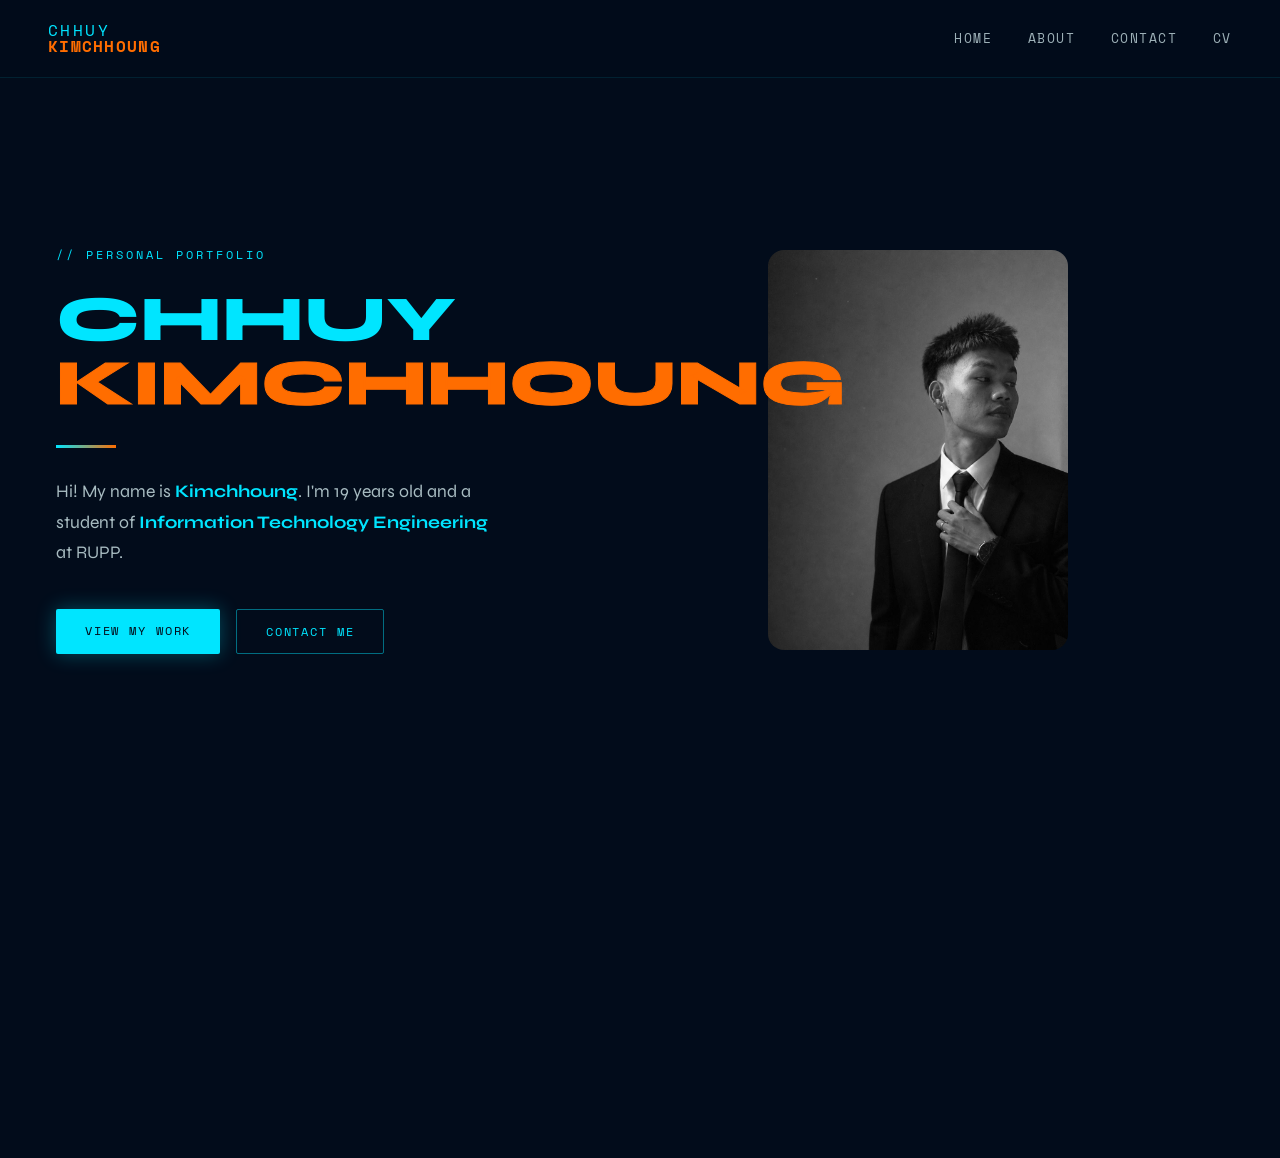
<file: index.html>
<!DOCTYPE html>
<html lang="en">
<head>
  <meta charset="UTF-8" />
  <meta name="viewport" content="width=device-width, initial-scale=1.0"/>
  <title>Chhuy Kimchhoung – Portfolio</title>
  <link href="https://fonts.googleapis.com/css2?family=Space+Mono:wght@400;700&family=Syne:wght@400;700;800&display=swap" rel="stylesheet"/>
   <link rel="stylesheet" href="style.css">
</head>
<body>

  <!-- DECORATION -->
  <!-- <div class="deco-ring"></div> -->

  <!-- NAVBAR -->
  <nav>
    <div class="nav-logo">
      <span class="first">CHHUY</span>
      <span class="last">KIMCHHOUNG</span>
    </div>
    <ul class="nav-links">
      <li><a href="#">Home</a></li>
      <li><a href="#">About</a></li>
      <li><a href="contact.html">Contact</a></li>
      <li><a href="cv.html">CV</a></li>
    </ul>
  </nav>
   
  <!-- HERO -->
  <section class="hero">
    
    <div class="hero-inner">
      
      <p class="hero-tag">// Personal Portfolio</p>
      <h1 class="hero-name">
        <span class="first">CHHUY</span>
        <span class="last">KIMCHHOUNG</span>
      </h1>
      <div class="hero-divider"></div>
      <p class="hero-bio">
        Hi! My name is <strong>Kimchhoung</strong>. I'm 19 years old and a student
        of <strong>Information Technology Engineering</strong> at RUPP.
      </p>
      <div class="hero-cta">
        <a href="https://github.com/kimhung3250-eng" class="btn btn-primary">View My Work</a>
        <a href="contact.html" class="btn btn-outline">Contact Me</a>
      </div>
    </div>
    <div class="hero-img-box">
     <img  src="image/photo_2026-05-25_15-03-01.jpg" alt="">
    </div>
  </section>

 
 
 
 
 
 
 
 
 
 
 
 
 
 
 
 
 
 
 
 
 
 
 
 
 
 
 
 
  <!-- CARDS -->
  <div class="cards">
    <div class="card">
      <div class="card-icon">🎓</div>
      <h3>Education</h3>
      <p>IT Engineering student at Royal University of Phnom Penh (RUPP), Cambodia.</p>
    </div>
    <div class="card">
      <div class="card-icon">💻</div>
      <h3>Interests</h3>
      <p>Web development, software engineering, and building creative digital experiences.</p>
    </div>
    <div class="card">
      <div class="card-icon">📬</div>
      <h3>Get In Touch</h3>
      <p>Open to collaboration, internships, and interesting projects. Feel free to reach out!</p>
    </div>
  </div>

</body>
  

</html>
</file>
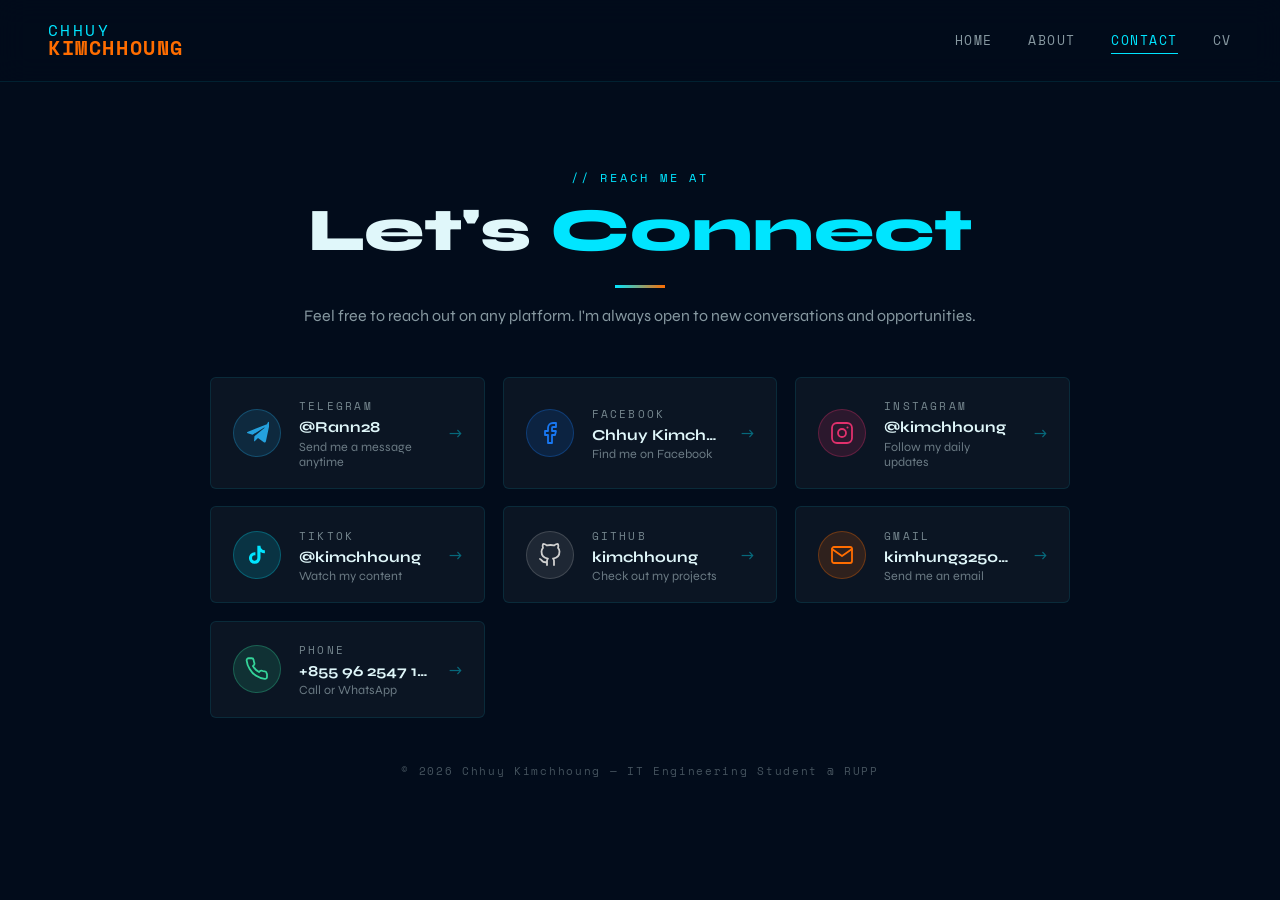
<file: contact.html>
<!DOCTYPE html>
<html lang="en">
<head>
  <meta charset="UTF-8"/>
  <meta name="viewport" content="width=device-width, initial-scale=1.0"/>
  <title>Contact – Kimchhoung</title>
  <link href="https://fonts.googleapis.com/css2?family=Space+Mono:wght@400;700&family=Syne:wght@400;700;800&display=swap" rel="stylesheet"/>
  <link rel="stylesheet" href="contact.css">
</head>
<body>

  <nav>
    <div class="nav-logo">
      <span class="first">CHHUY</span>
      <span class="last">KIMCHHOUNG</span>
    </div>
    <ul class="nav-links">
      <li><a href="index.html">Home</a></li>
      <li><a href="#">About</a></li>
      <li><a href="#" class="active">Contact</a></li>
      <li><a href="cv.html">CV</a></li>
    </ul>
  </nav>

  <main class="page">

    <div class="page-header">
      <p class="page-tag">// Reach me at</p>
      <h1 class="page-title">Let's <span>Connect</span></h1>
      <div class="divider"></div>
      <p class="page-sub">Feel free to reach out on any platform. I'm always open to new conversations and opportunities.</p>
    </div>

    <div class="contact-grid">

      <!-- Telegram -->
      <a class="contact-card" href="https://t.me/yourhandle" target="_blank" rel="noopener">
        <div class="card-icon ic-telegram">
          <svg width="24" height="24" viewBox="0 0 24 24" fill="none" xmlns="http://www.w3.org/2000/svg">
            <path d="M21.93 3.24L2.96 10.67c-1.32.53-1.31 1.27-.24 1.6l4.85 1.51 11.23-7.08c.53-.32 1.02-.15.62.21L9.43 15.2l-.4 5.12c.58 0 .84-.27 1.17-.59l2.8-2.73 5.82 4.3c1.07.59 1.84.29 2.11-.99l3.82-18c.39-1.56-.6-2.26-1.84-1.07z" fill="#24A1DE"/>
          </svg>
        </div>
        <div class="card-body">
          <div class="card-platform">Telegram</div>
          <div class="card-handle">@Rann28</div>
          <div class="card-desc">Send me a message anytime</div>
        </div>
        <span class="card-arrow">→</span>
      </a>

      <!-- Facebook -->
      <a class="contact-card" href="https://web.facebook.com/RANNz28/" target="_blank" rel="noopener">
        <div class="card-icon ic-facebook">
          <svg width="24" height="24" viewBox="0 0 24 24" fill="none" xmlns="http://www.w3.org/2000/svg">
            <path d="M18 2h-3a5 5 0 0 0-5 5v3H7v4h3v8h4v-8h3l1-4h-4V7a1 1 0 0 1 1-1h3z" stroke="#1877F2" stroke-width="1.8" stroke-linecap="round" stroke-linejoin="round"/>
          </svg>
        </div>
        <div class="card-body">
          <div class="card-platform">Facebook</div>
          <div class="card-handle">Chhuy Kimchhoung</div>
          <div class="card-desc">Find me on Facebook</div>
        </div>
        <span class="card-arrow">→</span>
      </a>

      <!-- Instagram -->
      <a class="contact-card" href="https://www.instagram.com/chhoung28/" target="_blank" rel="noopener">
        <div class="card-icon ic-instagram">
          <svg width="24" height="24" viewBox="0 0 24 24" fill="none" xmlns="http://www.w3.org/2000/svg">
            <rect x="2" y="2" width="20" height="20" rx="5" stroke="#E1306C" stroke-width="1.8"/>
            <circle cx="12" cy="12" r="4" stroke="#E1306C" stroke-width="1.8"/>
            <circle cx="17.5" cy="6.5" r="1" fill="#E1306C"/>
          </svg>
        </div>
        <div class="card-body">
          <div class="card-platform">Instagram</div>
          <div class="card-handle">@kimchhoung</div>
          <div class="card-desc">Follow my daily updates</div>
        </div>
        <span class="card-arrow">→</span>
      </a>

      <!-- TikTok -->
      <a class="contact-card" href="https://www.tiktok.com/@jay_28aa" target="_blank" rel="noopener">
        <div class="card-icon ic-tiktok">
          <svg width="22" height="22" viewBox="0 0 24 24" fill="none" xmlns="http://www.w3.org/2000/svg">
            <path d="M19.59 6.69a4.83 4.83 0 0 1-3.77-4.25V2h-3.45v13.67a2.89 2.89 0 0 1-2.88 2.5 2.89 2.89 0 0 1-2.89-2.89 2.89 2.89 0 0 1 2.89-2.89c.28 0 .54.04.79.1V9.01a6.32 6.32 0 0 0-.79-.05 6.34 6.34 0 0 0-6.34 6.34 6.34 6.34 0 0 0 6.34 6.34 6.34 6.34 0 0 0 6.33-6.34V8.69a8.18 8.18 0 0 0 4.78 1.52V6.78a4.85 4.85 0 0 1-1.01-.09z" fill="#00e5ff"/>
          </svg>
        </div>
        <div class="card-body">
          <div class="card-platform">TikTok</div>
          <div class="card-handle">@kimchhoung</div>
          <div class="card-desc">Watch my content</div>
        </div>
        <span class="card-arrow">→</span>
      </a>

      <!-- GitHub -->
      <a class="contact-card" href="https://github.com/kimhung3250-eng/rann" target="_blank" rel="noopener">
        <div class="card-icon ic-github">
          <svg width="24" height="24" viewBox="0 0 24 24" fill="none" xmlns="http://www.w3.org/2000/svg">
            <path d="M9 19c-5 1.5-5-2.5-7-3m14 6v-3.87a3.37 3.37 0 0 0-.94-2.61c3.14-.35 6.44-1.54 6.44-7A5.44 5.44 0 0 0 20 4.77 5.07 5.07 0 0 0 19.91 1S18.73.65 16 2.48a13.38 13.38 0 0 0-7 0C6.27.65 5.09 1 5.09 1A5.07 5.07 0 0 0 5 4.77a5.44 5.44 0 0 0-1.5 3.78c0 5.42 3.3 6.61 6.44 7A3.37 3.37 0 0 0 9 18.13V22" stroke="#d0d0d0" stroke-width="1.8" stroke-linecap="round" stroke-linejoin="round"/>
          </svg>
        </div>
        <div class="card-body">
          <div class="card-platform">GitHub</div>
          <div class="card-handle">kimchhoung</div>
          <div class="card-desc">Check out my projects</div>
        </div>
        <span class="card-arrow">→</span>
      </a>

      

      <!-- Email -->
      <a class="contact-card" href="mailto:kimhung3250@gmail.com">
        <div class="card-icon ic-email">
          <svg width="24" height="24" viewBox="0 0 24 24" fill="none" xmlns="http://www.w3.org/2000/svg">
            <path d="M4 4h16c1.1 0 2 .9 2 2v12c0 1.1-.9 2-2 2H4c-1.1 0-2-.9-2-2V6c0-1.1.9-2 2-2z" stroke="#ff6d00" stroke-width="1.8" stroke-linecap="round" stroke-linejoin="round"/>
            <polyline points="22,6 12,13 2,6" stroke="#ff6d00" stroke-width="1.8" stroke-linecap="round" stroke-linejoin="round"/>
          </svg>
        </div>
        <div class="card-body">
          <div class="card-platform">Gmail</div>
          <div class="card-handle">kimhung3250@email.com</div>
          <div class="card-desc">Send me an email</div>
        </div>
        <span class="card-arrow">→</span>
      </a>

      <!-- Phone -->
      <a class="contact-card" href="tel:+85512345678">
        <div class="card-icon ic-phone">
          <svg width="24" height="24" viewBox="0 0 24 24" fill="none" xmlns="http://www.w3.org/2000/svg">
            <path d="M22 16.92v3a2 2 0 0 1-2.18 2 19.79 19.79 0 0 1-8.63-3.07A19.5 19.5 0 0 1 4.69 12a19.79 19.79 0 0 1-3.07-8.67A2 2 0 0 1 3.6 1.27h3a2 2 0 0 1 2 1.72c.13 1 .36 1.97.71 2.91a2 2 0 0 1-.45 2.11L7.91 9a16 16 0 0 0 6.09 6.09l.91-.91a2 2 0 0 1 2.11-.45c.94.35 1.91.58 2.91.71a2 2 0 0 1 1.73 2.02z" stroke="#34d399" stroke-width="1.8" stroke-linecap="round" stroke-linejoin="round"/>
          </svg>
        </div>
        <div class="card-body">
          <div class="card-platform">Phone</div>
          <div class="card-handle">+855 96 2547 198</div>
          <div class="card-desc">Call or WhatsApp</div>
        </div>
        <span class="card-arrow">→</span>
      </a>

    </div>

    <p class="footer-note">© 2026 Chhuy Kimchhoung — IT Engineering Student @ RUPP</p>
  </main>

</body>
</html>
</file>
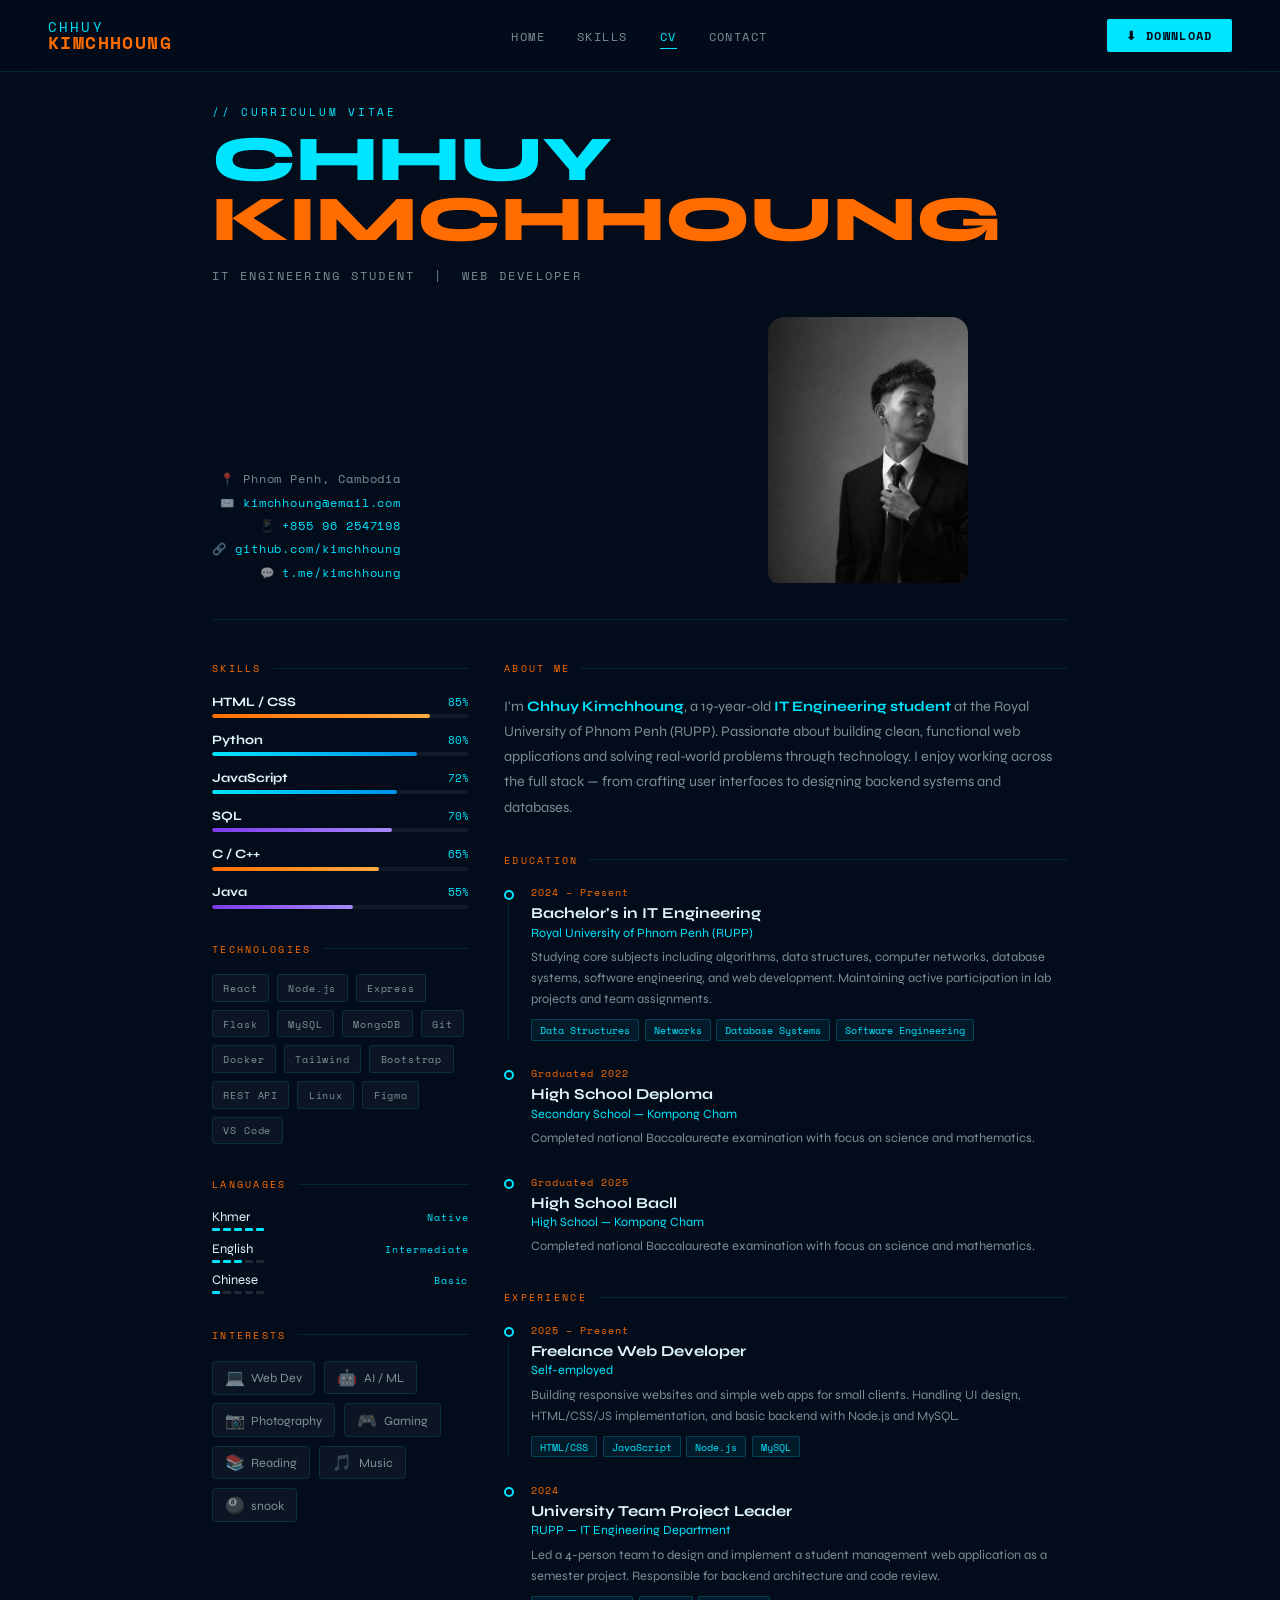
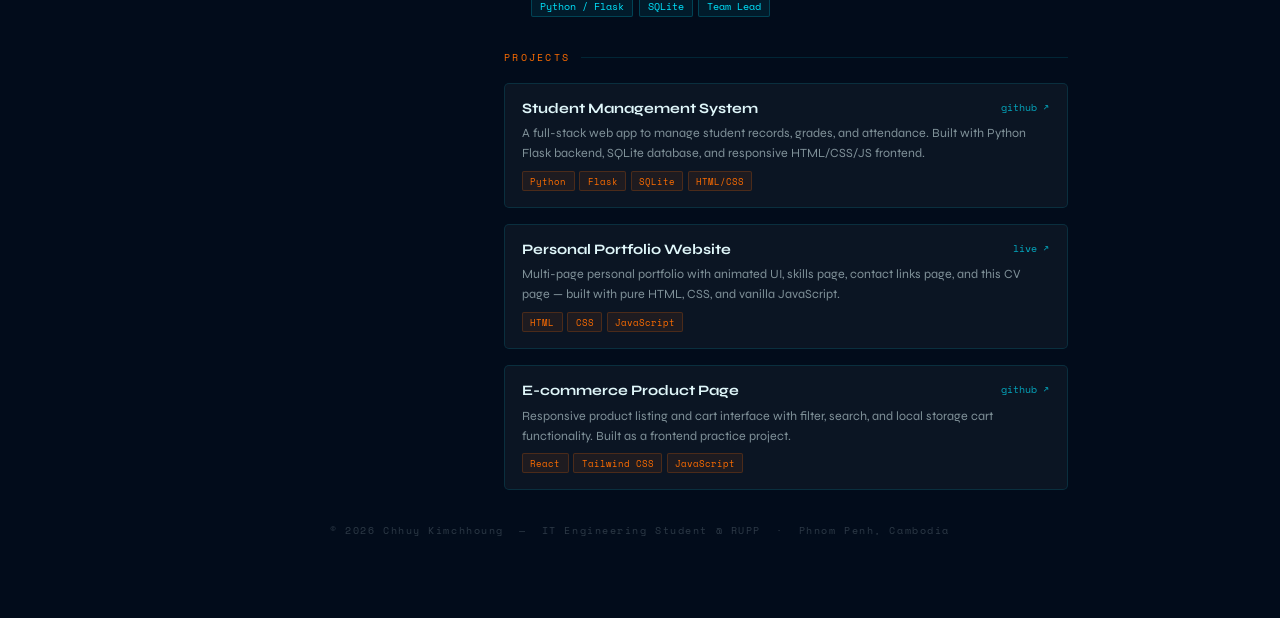
<file: cv.html>
<!DOCTYPE html>
<html lang="en">
<head>
  <meta charset="UTF-8"/>
  <meta name="viewport" content="width=device-width, initial-scale=1.0"/>
  <title>CV – Chhuy Kimchhoung</title>
  <link href="https://fonts.googleapis.com/css2?family=Space+Mono:wght@400;700&family=Syne:wght@400;600;700;800&display=swap" rel="stylesheet"/>
  <link rel="stylesheet" href="cv.css">
</head>
<body>

  <!-- NAV -->
  <nav>
    <div class="nav-logo">
      <span class="first">CHHUY</span>
      <span class="last">KIMCHHOUNG</span>
    </div>
    <ul class="nav-links">
      <li><a href="index.html">Home</a></li>
      <li><a href="skills.html">Skills</a></li>
      <li><a href="#" class="active">CV</a></li>
      <li><a href="contact.html">Contact</a></li>
    </ul>
    <a class="btn-download" href="#" onclick="window.print(); return false;">⬇ Download</a>
  </nav>

  <div class="cv-wrapper">

    <!-- HERO STRIP -->
    <div class="hero-strip">
      <div class="hero-left">
        <p class="hero-tag">// Curriculum Vitae</p>
        <h1 class="hero-name">
          <span class="line1">CHHUY</span>
          <span class="line2">KIMCHHOUNG</span>
        </h1>
        <p class="hero-role">IT Engineering Student &nbsp;|&nbsp; Web Developer</p>
       
      </div>
      <div class="hero-right">
        <p class="hero-contact-item">📍 Phnom Penh, Cambodia</p>
        <p class="hero-contact-item">✉️ <a href="mailto:kimhung3250@gmail.com">kimchhoung@email.com</a></p>
        <p class="hero-contact-item">📱 <a href="tel:+855962547198">+855 96 2547198</a></p>
        <p class="hero-contact-item">🔗 <a href="https://github.com/kimhung3250-eng/rann" target="_blank">github.com/kimchhoung</a></p>
        <p class="hero-contact-item">💬 <a href="https://t.me/kimchhoung" target="_blank">t.me/kimchhoung</a></p>
       
      
      </div>
      <div class="hero-img">
       <img src="image/photo_2026-05-25_15-03-01.jpg" alt="">
      </div>

    </div>

    <!-- TWO-COLUMN BODY -->
    <div class="cv-body">

      <!-- ══ LEFT SIDEBAR ══ -->
      <aside class="sidebar">

        <!-- SKILLS -->
        <div class="cv-section">
          <div class="section-head">
            <span class="section-head-label">Skills</span>
            <div class="section-head-line"></div>
          </div>
          <div class="skill-bar-group">
            <div class="sb-row">
              <div class="sb-meta"><span class="sb-name">HTML / CSS</span><span class="sb-pct">85%</span></div>
              <div class="sb-track"><div class="sb-fill c2" data-w="85"></div></div>
            </div>
            <div class="sb-row">
              <div class="sb-meta"><span class="sb-name">Python</span><span class="sb-pct">80%</span></div>
              <div class="sb-track"><div class="sb-fill c1" data-w="80"></div></div>
            </div>
            <div class="sb-row">
              <div class="sb-meta"><span class="sb-name">JavaScript</span><span class="sb-pct">72%</span></div>
              <div class="sb-track"><div class="sb-fill c1" data-w="72"></div></div>
            </div>
            <div class="sb-row">
              <div class="sb-meta"><span class="sb-name">SQL</span><span class="sb-pct">70%</span></div>
              <div class="sb-track"><div class="sb-fill c3" data-w="70"></div></div>
            </div>
            <div class="sb-row">
              <div class="sb-meta"><span class="sb-name">C / C++</span><span class="sb-pct">65%</span></div>
              <div class="sb-track"><div class="sb-fill c2" data-w="65"></div></div>
            </div>
            <div class="sb-row">
              <div class="sb-meta"><span class="sb-name">Java</span><span class="sb-pct">55%</span></div>
              <div class="sb-track"><div class="sb-fill c3" data-w="55"></div></div>
            </div>
          </div>
        </div>

        <!-- TECHNOLOGIES -->
        <div class="cv-section">
          <div class="section-head">
            <span class="section-head-label">Technologies</span>
            <div class="section-head-line"></div>
          </div>
          <div class="tag-cloud">
            <span class="tag">React</span>
            <span class="tag">Node.js</span>
            <span class="tag">Express</span>
            <span class="tag">Flask</span>
            <span class="tag">MySQL</span>
            <span class="tag">MongoDB</span>
            <span class="tag">Git</span>
            <span class="tag">Docker</span>
            <span class="tag">Tailwind</span>
            <span class="tag">Bootstrap</span>
            <span class="tag">REST API</span>
            <span class="tag">Linux</span>
            <span class="tag">Figma</span>
            <span class="tag">VS Code</span>
          </div>
        </div>

        <!-- LANGUAGES -->
        <div class="cv-section">
          <div class="section-head">
            <span class="section-head-label">Languages</span>
            <div class="section-head-line"></div>
          </div>
          <div class="lang-list">
            <div>
              <div class="lang-row">
                <span class="lang-name">Khmer</span>
                <span class="lang-level">Native</span>
              </div>
              <div class="lang-dots">
                <div class="dot on"></div><div class="dot on"></div><div class="dot on"></div><div class="dot on"></div><div class="dot on"></div>
              </div>
            </div>
            <div>
              <div class="lang-row">
                <span class="lang-name">English</span>
                <span class="lang-level">Intermediate</span>
              </div>
              <div class="lang-dots">
                <div class="dot on"></div><div class="dot on"></div><div class="dot on"></div><div class="dot"></div><div class="dot"></div>
              </div>
            </div>
            <div>
              <div class="lang-row">
                <span class="lang-name">Chinese</span>
                <span class="lang-level">Basic</span>
              </div>
              <div class="lang-dots">
                <div class="dot on"></div><div class="dot"></div><div class="dot"></div><div class="dot"></div><div class="dot"></div>
              </div>
            </div>
          </div>
        </div>

        <!-- INTERESTS -->
        <div class="cv-section">
          <div class="section-head">
            <span class="section-head-label">Interests</span>
            <div class="section-head-line"></div>
          </div>
          <div class="hobbies">
            <div class="hobby"><span class="hobby-icon">💻</span> Web Dev</div>
            <div class="hobby"><span class="hobby-icon">🤖</span> AI / ML</div>
            <div class="hobby"><span class="hobby-icon">📷</span> Photography</div>
            <div class="hobby"><span class="hobby-icon">🎮</span> Gaming</div>
            <div class="hobby"><span class="hobby-icon">📚</span> Reading</div>
            <div class="hobby"><span class="hobby-icon">🎵</span> Music</div>
            <div class="hobby"><span class="hobby-icon">🎱</span> snook </div>


          </div>
        </div>

      </aside>

      <!-- ══ MAIN COLUMN ══ -->
      <main class="main-col">

        <!-- ABOUT -->
        <div class="cv-section">
          <div class="section-head">
            <span class="section-head-label">About Me</span>
            <div class="section-head-line"></div>
          </div>
          <p class="about-text">
            I'm <strong>Chhuy Kimchhoung</strong>, a 19-year-old <strong>IT Engineering student</strong> at the
            Royal University of Phnom Penh (RUPP). Passionate about building clean, functional web applications and
            solving real-world problems through technology. I enjoy working across the full stack — from crafting
            user interfaces to designing backend systems and databases.
          </p>
        </div>

        <!-- EDUCATION -->
        <div class="cv-section">
          <div class="section-head">
            <span class="section-head-label">Education</span>
            <div class="section-head-line"></div>
          </div>
          <div class="entries">
            <div class="entry">
              <div class="entry-timeline">
                <div class="entry-dot"></div>
                <div class="entry-line"></div>
              </div>
              <div class="entry-body">
                <div class="entry-date">2024 – Present</div>
                <div class="entry-title">Bachelor's in IT Engineering</div>
                <div class="entry-org">Royal University of Phnom Penh (RUPP)</div>
                <div class="entry-desc">Studying core subjects including algorithms, data structures, computer networks, database systems, software engineering, and web development. Maintaining active participation in lab projects and team assignments.</div>
                <div class="entry-tags">
                  <span class="entry-tag">Data Structures</span>
                  <span class="entry-tag">Networks</span>
                  <span class="entry-tag">Database Systems</span>
                  <span class="entry-tag">Software Engineering</span>
                </div>
              </div>
            </div>
            <div class="entry">
              <div class="entry-timeline">
                <div class="entry-dot"></div>
              </div>
              <div class="entry-body">
                <div class="entry-date">Graduated 2022</div>
                <div class="entry-title">High School Deploma</div>
                <div class="entry-org">Secondary School — Kompong Cham </div>
                <div class="entry-desc">Completed national Baccalaureate examination with focus on science and mathematics.</div>
              </div>
            </div>
            <div class="entry">
              <div class="entry-timeline">
                <div class="entry-dot"></div>
              </div>
              <div class="entry-body">
                <div class="entry-date">Graduated 2025</div>
                <div class="entry-title">High School Bacll</div>
                <div class="entry-org">High School — Kompong Cham </div>
                <div class="entry-desc">Completed national Baccalaureate examination with focus on science and mathematics.</div>
              </div>
            </div>
          </div>
        </div>

        <!-- EXPERIENCE -->
        <div class="cv-section">
          <div class="section-head">
            <span class="section-head-label">Experience</span>
            <div class="section-head-line"></div>
          </div>
          <div class="entries">
            <div class="entry">
              <div class="entry-timeline">
                <div class="entry-dot"></div>
                <div class="entry-line"></div>
              </div>
              <div class="entry-body">
                <div class="entry-date">2025 – Present</div>
                <div class="entry-title">Freelance Web Developer</div>
                <div class="entry-org">Self-employed</div>
                <div class="entry-desc">Building responsive websites and simple web apps for small clients. Handling UI design, HTML/CSS/JS implementation, and basic backend with Node.js and MySQL.</div>
                <div class="entry-tags">
                  <span class="entry-tag">HTML/CSS</span>
                  <span class="entry-tag">JavaScript</span>
                  <span class="entry-tag">Node.js</span>
                  <span class="entry-tag">MySQL</span>
                </div>
              </div>
            </div>
            <div class="entry">
              <div class="entry-timeline">
                <div class="entry-dot"></div>
              </div>
              <div class="entry-body">
                <div class="entry-date">2024</div>
                <div class="entry-title">University Team Project Leader</div>
                <div class="entry-org">RUPP — IT Engineering Department</div>
                <div class="entry-desc">Led a 4-person team to design and implement a student management web application as a semester project. Responsible for backend architecture and code review.</div>
                <div class="entry-tags">
                  <span class="entry-tag">Python / Flask</span>
                  <span class="entry-tag">SQLite</span>
                  <span class="entry-tag">Team Lead</span>
                </div>
              </div>
            </div>
          </div>
        </div>

        <!-- PROJECTS -->
        <div class="cv-section">
          <div class="section-head">
            <span class="section-head-label">Projects</span>
            <div class="section-head-line"></div>
          </div>
          <div class="projects-grid">
            <div class="project-card">
              <div class="project-header">
                <span class="project-name">Student Management System</span>
                <a class="project-link" href="https://github.com/kimchhoung" target="_blank">github ↗</a>
              </div>
              <p class="project-desc">A full-stack web app to manage student records, grades, and attendance. Built with Python Flask backend, SQLite database, and responsive HTML/CSS/JS frontend.</p>
              <div class="project-stack">
                <span class="project-tag">Python</span>
                <span class="project-tag">Flask</span>
                <span class="project-tag">SQLite</span>
                <span class="project-tag">HTML/CSS</span>
              </div>
            </div>
            <div class="project-card">
              <div class="project-header">
                <span class="project-name">Personal Portfolio Website</span>
                <a class="project-link" href="#" target="_blank">live ↗</a>
              </div>
              <p class="project-desc">Multi-page personal portfolio with animated UI, skills page, contact links page, and this CV page — built with pure HTML, CSS, and vanilla JavaScript.</p>
              <div class="project-stack">
                <span class="project-tag">HTML</span>
                <span class="project-tag">CSS</span>
                <span class="project-tag">JavaScript</span>
              </div>
            </div>
            <div class="project-card">
              <div class="project-header">
                <span class="project-name">E-commerce Product Page</span>
                <a class="project-link" href="https://github.com/kimchhoung" target="_blank">github ↗</a>
              </div>
              <p class="project-desc">Responsive product listing and cart interface with filter, search, and local storage cart functionality. Built as a frontend practice project.</p>
              <div class="project-stack">
                <span class="project-tag">React</span>
                <span class="project-tag">Tailwind CSS</span>
                <span class="project-tag">JavaScript</span>
              </div>
            </div>
          </div>
        </div>

      </main>
    </div>

    <div class="cv-footer">© 2026 Chhuy Kimchhoung &nbsp;—&nbsp; IT Engineering Student @ RUPP &nbsp;·&nbsp; Phnom Penh, Cambodia</div>
  </div>

  <script>
    const fills = document.querySelectorAll('.sb-fill');
    const obs = new IntersectionObserver(entries => {
      entries.forEach(e => {
        if (e.isIntersecting) {
          e.target.style.width = e.target.dataset.w + '%';
          obs.unobserve(e.target);
        }
      });
    }, { threshold: 0.2 });
    fills.forEach(f => obs.observe(f));
  </script>

</body>
</html>
</file>
<file: style.css>
*, *::before, *::after { margin: 0; padding: 0; box-sizing: border-box; }

    :root {
      --cyan:   #00e5ff;
      --orange: #ff6d00;
      --dark:   #020c1b;
      --mid:    #0a2540;
      --light:  #e0f7fa;
      --glass:  rgba(255,255,255,0.04);
    }

    html, body {
      height: 100%;
      font-family: 'Syne', sans-serif;
      background: var(--dark);
      color: var(--light);
      overflow-x: hidden;
    }

    /* ── ANIMATED BACKGROUND ── */
    body::before {
      content: '';
      position: fixed;
      inset: 0;
      background:
        radial-gradient(ellipse 80% 60% at 10% 20%, #003d6640 0%, transparent 60%),
        radial-gradient(ellipse 60% 50% at 90% 80%, #005f7340 0%, transparent 60%),
        linear-gradient(160deg, #020c1b 0%, #0a2540 50%, #003d66 100%);
      z-index: -2;
    }
    body::after {
      content: '';
      position: fixed;
      inset: 0;
      background-image:
        radial-gradient(circle, rgba(0,229,255,0.06) 1px, transparent 1px);
      background-size: 40px 40px;
      z-index: -1;
      animation: gridDrift 20s linear infinite;
    }
    @keyframes gridDrift {
      from { background-position: 0 0; }
      to   { background-position: 40px 40px; }
    }

    /* ── NAVBAR ── */
    nav {
      position: fixed;
      top: 0; left: 0; right: 0;
      display: flex;
      justify-content: space-between;
      align-items: center;
      padding: 1.4rem 3rem;
      background: rgba(2,12,27,0.6);
      backdrop-filter: blur(14px);
      border-bottom: 1px solid rgba(0,229,255,0.1);
      z-index: 100;
    }

    .nav-logo {
      display: flex;
      flex-direction: column;
      line-height: 1;
      font-family: 'Space Mono', monospace;
    }
    .nav-logo .first {
      font-size: 1rem;
      color: var(--cyan);
      letter-spacing: 0.15em;
    }
    .nav-logo .last {
      font-size: 1rem;
      font-weight: 700;
      color: var(--orange);
      letter-spacing: 0.08em;
    }

    .nav-links {
      display: flex;
      gap: 2.2rem;
      list-style: none;
    }
    .nav-links a {
      text-decoration: none;
      color: var(--light);
      font-family: 'Space Mono', monospace;
      font-size: 0.82rem;
      letter-spacing: 0.12em;
      text-transform: uppercase;
      opacity: 0.7;
      transition: opacity 0.25s, color 0.25s;
      position: relative;
    }
    .nav-links a::after {
      content: '';
      position: absolute;
      bottom: -4px; left: 0;
      width: 0; height: 1px;
      background: var(--cyan);
      transition: width 0.3s;
    }
    .nav-links a:hover { opacity: 1; color: var(--cyan); }
    .nav-links a:hover::after { width: 100%; }

    /* ── HERO ── */
    .hero {
      min-height: 100vh;
      align-items: center;
      display: flex;
      justify-content: space-between;
      padding: 48px 56px;
      border-radius: 16px;
      gap: 32px;
    }

    .hero-inner {
      max-width: 680px;
    }
    
    .hero-img-box {
      max-width: 100%;
      height: auto;
      width: 300px;
      height: 400px;
      border-radius: 16px;
      overflow: hidden;     
      flex-shrink: 0;
      margin-right: 200px;
        
    }

    .hero-img-box img {
        max-width: 100%;
       height: auto;
      /* width: 100%; */
      height: 100%;
      object-fit: cover;
 
      
    }
    .hero-tag {
      font-family: 'Space Mono', monospace;
      font-size: 0.75rem;
      letter-spacing: 0.25em;
      color: var(--cyan);
      text-transform: uppercase;
      margin-bottom: 1.6rem;
      opacity: 0;
      animation: fadeUp 0.7s 0.2s forwards;
    }

    .hero-name {
      font-size: clamp(2rem, 6vw, 4rem);
      font-weight: 800;
      line-height: 1;
      margin-bottom: 0.4rem;
      opacity: 0;
      animation: fadeUp 0.7s 0.4s forwards;
    }
    .hero-name .first { color: var(--cyan); display: block; }
    .hero-name .last  {
      color: var(--orange);
      display: block;
      -webkit-text-stroke: 1px var(--orange);
    }

    .hero-divider {
      width: 60px; height: 3px;
      background: linear-gradient(90deg, var(--cyan), var(--orange));
      margin: 1.8rem 0;
      opacity: 0;
      animation: fadeUp 0.7s 0.6s forwards;
    }

    .hero-bio {
      font-size: 1.1rem;
      line-height: 1.75;
      color: rgba(224,247,250,0.75);
      max-width: 440px;
      opacity: 0;
      animation: fadeUp 0.7s 0.8s forwards;
    }
    .hero-bio strong { color: var(--cyan); font-weight: 700; }

    .hero-cta {
      margin-top: 2.5rem;
      display: flex;
      gap: 1rem;
      opacity: 0;
      animation: fadeUp 0.7s 1s forwards;
    }
    .btn {
      font-family: 'Space Mono', monospace;
      font-size: 0.78rem;
      letter-spacing: 0.15em;
      text-transform: uppercase;
      padding: 0.75rem 1.8rem;
      border-radius: 2px;
      cursor: pointer;
      text-decoration: none;
      transition: transform 0.2s, box-shadow 0.2s;
    }
    .btn:hover { transform: translateY(-2px); }
    .btn-primary {
      background: var(--cyan);
      color: var(--dark);
      border: none;
      box-shadow: 0 0 20px rgba(0,229,255,0.3);
    }
    .btn-primary:hover { box-shadow: 0 0 32px rgba(0,229,255,0.55); }
    .btn-outline {
      background: transparent;
      color: var(--cyan);
      border: 1px solid rgba(0,229,255,0.45);
    }
    .btn-outline:hover { border-color: var(--cyan); background: rgba(0,229,255,0.06); }

    /* ── CARDS (About / Contact teaser) ── */
    .cards {
      display: grid;
      grid-template-columns: repeat(auto-fit, minmax(260px, 1fr));
      gap: 1.4rem;
      padding: 0 3rem 5rem;
      opacity: 0;
      animation: fadeUp 0.7s 1.2s forwards;
    }
    .card {
      background: var(--glass);
      border: 1px solid rgba(0,229,255,0.1);
      border-radius: 4px;
      padding: 1.8rem;
      transition: border-color 0.3s, transform 0.3s;
      backdrop-filter: blur(8px);
    }
    .card:hover {
      border-color: rgba(0,229,255,0.4);
      transform: translateY(-4px);
    }
    .card-icon {
      font-size: 1.6rem;
      margin-bottom: 0.8rem;
    }
    .card h3 {
      font-family: 'Space Mono', monospace;
      font-size: 0.78rem;
      letter-spacing: 0.2em;
      text-transform: uppercase;
      color: var(--cyan);
      margin-bottom: 0.6rem;
    }
    .card p {
      font-size: 0.9rem;
      color: rgba(224,247,250,0.6);
      line-height: 1.6;
    }

    /* ── FLOATING DECORATION ── */
    /* .deco-ring {
      position: fixed;
      right: -80px; top: 50%;
      transform: translateY(-50%);
      width: 220px; height: 120px;
      border-radius: 50%;
      border: 1px solid rgba(0,229,255,0.08);
      pointer-events: none;
      animation: spin 30s linear infinite;
    }
    .deco-ring::before {
      content: '';
      position: absolute;
      inset: 30px;
      border-radius: 50%;
      border: 1px solid rgba(255,109,0,0.06);
    } */
    @keyframes spin { to { transform: translateY(-50%) rotate(360deg); } }

    /* ── ANIMATIONS ── */
    @keyframes fadeUp {
      from { opacity: 0; transform: translateY(24px); }
      to   { opacity: 1; transform: translateY(0); }
    }

    /* ── RESPONSIVE ── */
    @media (max-width: 600px) {
      nav { padding: 1rem 1.4rem; }
      .hero { padding: 6rem 1.4rem 3rem; }
      .cards { padding: 0 1.4rem 4rem; }
    }

 
.container{
  background-image: url(https://wallpapercave.com/wp/wp6404604.jpg) ;
}
.about {
  margin: 20px 20px 10px 10px;

}
.about h1 {
  position:relative;
  background-color: #e0f7fa;
  color: #ff6d00;
  border-radius: 10%;
  margin-left: 40%;
  margin-right: 43%;
  font-family: 'Lucida Sans', 'Lucida Sans Regular', 'Lucida Grande', 'Lucida Sans Unicode', Geneva, Verdana, sans-serif;
  box-shadow: #0a2540;
  
}
</file>
<file: contact.css>
*, *::before, *::after { margin: 0; padding: 0; box-sizing: border-box; }

    :root {
      --cyan:   #00e5ff;
      --orange: #ff6d00;
      --dark:   #020c1b;
      --mid:    #0a2540;
      --light:  #e0f7fa;
      --glass:  rgba(255,255,255,0.04);
      --glass2: rgba(255,255,255,0.07);
    }

    html, body { height: 100%; font-family: 'Syne', sans-serif; background: var(--dark); color: var(--light); overflow-x: hidden; }

    body::before {
      content: '';
      position: fixed; inset: 0;
      background:
        radial-gradient(ellipse 80% 60% at 10% 20%, #003d6640 0%, transparent 60%),
        radial-gradient(ellipse 60% 50% at 90% 80%, #005f7340 0%, transparent 60%),
        linear-gradient(160deg, #020c1b 0%, #0a2540 50%, #003d66 100%);
      z-index: -2;
    }
    body::after {
      content: '';
      position: fixed; inset: 0;
      background-image: radial-gradient(circle, rgba(0,229,255,0.06) 1px, transparent 1px);
      background-size: 40px 40px;
      z-index: -1;
      animation: gridDrift 20s linear infinite;
    }
    @keyframes gridDrift { to { background-position: 40px 40px; } }

    /* NAV */
    nav {
      position: fixed; top: 0; left: 0; right: 0;
      display: flex; justify-content: space-between; align-items: center;
      padding: 1.4rem 3rem;
      background: rgba(2,12,27,0.65);
      backdrop-filter: blur(14px);
      border-bottom: 1px solid rgba(0,229,255,0.1);
      z-index: 100;
    }
    .nav-logo { display: flex; flex-direction: column; line-height: 1; font-family: 'Space Mono', monospace; }
    .nav-logo .first { font-size: 1rem; color: var(--cyan); letter-spacing: 0.15em; }
    .nav-logo .last  { font-size: 1.25rem; font-weight: 700; color: var(--orange); letter-spacing: 0.08em; }
    .nav-links { display: flex; gap: 2.2rem; list-style: none; }
    .nav-links a {
      text-decoration: none; color: var(--light);
      font-family: 'Space Mono', monospace; font-size: 0.8rem;
      letter-spacing: 0.12em; text-transform: uppercase; opacity: 0.6;
      transition: opacity 0.25s, color 0.25s; position: relative;
    }
    .nav-links a.active { opacity: 1; color: var(--cyan); }
    .nav-links a::after {
      content: ''; position: absolute; bottom: -4px; left: 0;
      width: 0; height: 1px; background: var(--cyan); transition: width 0.3s;
    }
    .nav-links a:hover { opacity: 1; color: var(--cyan); }
    .nav-links a:hover::after, .nav-links a.active::after { width: 100%; }

    /* PAGE */
    .page {
      min-height: 100vh;
      display: flex; flex-direction: column; align-items: center; justify-content: center;
      padding: 6rem 2rem 3rem;
    }

    /* HEADER */
    .page-header { text-align: center; margin-bottom: 3rem; }
    .page-tag {
      font-family: 'Space Mono', monospace; font-size: 0.72rem;
      letter-spacing: 0.25em; color: var(--cyan); text-transform: uppercase;
      margin-bottom: 0.8rem;
      opacity: 0; animation: fadeUp 0.6s 0.2s forwards;
    }
    .page-title {
      font-size: clamp(2.2rem, 6vw, 3.8rem); font-weight: 800; line-height: 1.1;
      opacity: 0; animation: fadeUp 0.6s 0.4s forwards;
    }
    .page-title span { color: var(--cyan); }
    .page-sub {
      margin-top: 0.9rem; font-size: 1rem;
      color: rgba(224,247,250,0.6); max-width: 800px; line-height: 1.7;
      opacity: 0; animation: fadeUp 0.6s 0.6s forwards;
    }

    /* DIVIDER */
    .divider {
      width: 50px; height: 3px; margin: 1.2rem auto 0;
      background: linear-gradient(90deg, var(--cyan), var(--orange));
      opacity: 0; animation: fadeUp 0.6s 0.5s forwards;
    }

    /* CONTACT GRID */
    .contact-grid {
      display: grid;
      grid-template-columns: repeat(auto-fit, minmax(240px, 1fr));
      gap: 1.1rem;
      width: 100%; max-width: 860px;
      opacity: 0; animation: fadeUp 0.7s 0.8s forwards;
    }

    .contact-card {
      display: flex; align-items: center; gap: 1.1rem;
      background: var(--glass);
      border: 1px solid rgba(0,229,255,0.1);
      border-radius: 6px;
      padding: 1.2rem 1.4rem;
      text-decoration: none; color: inherit;
      transition: background 0.3s, border-color 0.3s, transform 0.3s;
      cursor: pointer;
      position: relative; overflow: hidden;
    }
    .contact-card::before {
      content: ''; position: absolute; inset: 0;
      background: linear-gradient(120deg, transparent 60%, rgba(0,229,255,0.04));
      opacity: 0; transition: opacity 0.3s;
    }
    .contact-card:hover { background: var(--glass2); border-color: rgba(0,229,255,0.4); transform: translateY(-3px); }
    .contact-card:hover::before { opacity: 1; }

    .card-icon {
      width: 48px; height: 48px; border-radius: 50%;
      display: flex; align-items: center; justify-content: center;
      flex-shrink: 0; font-size: 1.4rem;
      border: 1px solid rgba(255,255,255,0.1);
    }

    .card-body { min-width: 0; }
    .card-platform {
      font-family: 'Space Mono', monospace; font-size: 0.7rem;
      letter-spacing: 0.2em; text-transform: uppercase;
      color: rgba(224,247,250,0.5); margin-bottom: 0.25rem;
    }
    .card-handle {
      font-size: 0.95rem; font-weight: 700;
      white-space: nowrap; overflow: hidden; text-overflow: ellipsis;
    }
    .card-desc { font-size: 0.78rem; color: rgba(224,247,250,0.45); margin-top: 0.15rem; }

    .card-arrow {
      margin-left: auto; flex-shrink: 0;
      font-size: 1rem; color: rgba(0,229,255,0.4);
      transition: transform 0.3s, color 0.3s;
    }
    .contact-card:hover .card-arrow { transform: translateX(4px); color: var(--cyan); }

    /* PLATFORM COLORS */
    .ic-telegram  { background: rgba(36,161,222,0.15); border-color: rgba(36,161,222,0.3); }
    .ic-facebook  { background: rgba(24,119,242,0.15); border-color: rgba(24,119,242,0.3); }
    .ic-instagram { background: rgba(225,48,108,0.15); border-color: rgba(225,48,108,0.3); }
    .ic-tiktok    { background: rgba(0,229,255,0.15);  border-color: rgba(0,229,255,0.25); }
    .ic-github    { background: rgba(200,200,200,0.1); border-color: rgba(200,200,200,0.2); }
    .ic-linkedin  { background: rgba(10,102,194,0.15); border-color: rgba(10,102,194,0.3); }
    .ic-email     { background: rgba(255,109,0,0.15);  border-color: rgba(255,109,0,0.3);  }
    .ic-phone     { background: rgba(52,211,153,0.15); border-color: rgba(52,211,153,0.3); }

    /* ANIMATIONS */
    @keyframes fadeUp {
      from { opacity: 0; transform: translateY(22px); }
      to   { opacity: 1; transform: translateY(0); }
    }

    /* FOOTER NOTE */
    .footer-note {
      margin-top: 2.8rem; font-family: 'Space Mono', monospace;
      font-size: 0.7rem; letter-spacing: 0.15em;
      color: rgba(224,247,250,0.3); text-align: center;
      opacity: 0; animation: fadeUp 0.6s 1.2s forwards;
    }

    @media (max-width: 600px) {
      nav { padding: 1rem 1.2rem; }
      .page { padding: 5.5rem 1rem 3rem; }
      .contact-grid { grid-template-columns: 1fr; }
    }
</file>
<file: cv.css>
*, *::before, *::after { margin: 0; padding: 0; box-sizing: border-box; }

    :root {
      --cyan:   #00e5ff;
      --orange: #ff6d00;
      --dark:   #020c1b;
      --mid:    #0a2540;
      --light:  #e0f7fa;
      --muted:  rgba(224,247,250,0.55);
      --glass:  rgba(255,255,255,0.04);
      --glass2: rgba(255,255,255,0.08);
      --border: rgba(0,229,255,0.12);
    }

    html, body { min-height: 100%; font-family: 'Syne', sans-serif; background: var(--dark); color: var(--light); overflow-x: hidden; }

    /* BG */
    body::before {
      content: ''; position: fixed; inset: 0;
      background:
        radial-gradient(ellipse 80% 60% at 5% 15%, #003d6640 0%, transparent 55%),
        radial-gradient(ellipse 50% 50% at 95% 85%, #005f7340 0%, transparent 55%),
        linear-gradient(160deg, #020c1b 0%, #0a2540 55%, #003d66 100%);
      z-index: -2;
    }
    body::after {
      content: ''; position: fixed; inset: 0;
      background-image: radial-gradient(circle, rgba(0,229,255,0.05) 1px, transparent 1px);
      background-size: 36px 36px;
      z-index: -1;
      animation: gridDrift 25s linear infinite;
    }
    @keyframes gridDrift { to { background-position: 36px 36px; } }

    /* NAV */
    nav {
      position: fixed; top: 0; left: 0; right: 0;
      display: flex; justify-content: space-between; align-items: center;
      padding: 1.2rem 3rem;
      background: rgba(2,12,27,0.7); backdrop-filter: blur(16px);
      border-bottom: 1px solid var(--border); z-index: 100;
    }
    .nav-logo { font-family: 'Space Mono', monospace; display: flex; flex-direction: column; line-height: 1; }
    .nav-logo .first { font-size: 0.9rem; color: var(--cyan); letter-spacing: 0.15em; }
    .nav-logo .last  { font-size: 1.1rem; font-weight: 700; color: var(--orange); letter-spacing: 0.08em; }
    .nav-links { display: flex; gap: 2rem; list-style: none; }
    .nav-links a {
      text-decoration: none; color: var(--light); font-family: 'Space Mono', monospace;
      font-size: 0.75rem; letter-spacing: 0.12em; text-transform: uppercase; opacity: 0.55;
      transition: opacity 0.2s, color 0.2s; position: relative;
    }
    .nav-links a::after { content: ''; position: absolute; bottom: -4px; left: 0; width: 0; height: 1px; background: var(--cyan); transition: width 0.3s; }
    .nav-links a:hover, .nav-links a.active { opacity: 1; color: var(--cyan); }
    .nav-links a:hover::after, .nav-links a.active::after { width: 100%; }
    .btn-download {
      font-family: 'Space Mono', monospace; font-size: 0.72rem; letter-spacing: 0.12em;
      text-transform: uppercase; padding: 0.5rem 1.2rem; border-radius: 2px;
      background: var(--cyan); color: var(--dark); border: none;
      cursor: pointer; font-weight: 700; transition: opacity 0.2s, transform 0.2s;
      text-decoration: none;
    }
    .btn-download:hover { opacity: 0.85; transform: translateY(-1px); }

    /* WRAPPER */
    .cv-wrapper {
      max-width: 920px; margin: 0 auto;
      padding: 6.5rem 2rem 4rem;
    }

    /* ── HERO STRIP ── */
    .hero-strip {
      display: flex; align-items: flex-end; justify-content: space-between;
      gap: 2rem; flex-wrap: wrap;
      border-bottom: 1px solid var(--border); padding-bottom: 2rem; margin-bottom: 2.5rem;
      opacity: 0; animation: fadeUp 0.7s 0.2s forwards;
    }
   
    .hero-tag {
      font-family: 'Space Mono', monospace; font-size: 0.68rem;
      letter-spacing: 0.25em; color: var(--cyan); text-transform: uppercase; margin-bottom: 0.6rem;
    }
    .hero-name {
      font-size: clamp(2rem, 5vw, 4rem); font-weight: 800; line-height: 0.95;
    }
    .hero-name .line1 { color: var(--cyan);  }
    .hero-name .line2 { color: var(--orange); width: 100px; }
    .hero-role {
      margin-top: 0.9rem; font-family: 'Space Mono', monospace;
      font-size: 0.78rem; letter-spacing: 0.18em; color: var(--muted); text-transform: uppercase;
    }
    .hero-right { 
      text-align: right;
       
     }

    img {
      height: 200px;
      width: 200px;
      right: 200px;
    }
    .hero-contact-item {
      font-family: 'Space Mono', monospace; font-size: 0.72rem;
      letter-spacing: 0.08em; color: var(--muted); margin-bottom: 0.4rem;
    }
    .hero-contact-item a { color: var(--cyan); text-decoration: none; }
    .hero-contact-item a:hover { text-decoration: underline; }

    /* ── TWO COLUMN LAYOUT ── */
    .cv-body {
      display: grid; grid-template-columns: 1fr 2.2fr; gap: 2.2rem;
    }

    /* ── LEFT SIDEBAR ── */
    .sidebar { display: flex; flex-direction: column; gap: 2rem; }

    /* ── RIGHT MAIN ── */
    .main-col { display: flex; flex-direction: column; gap: 2rem; }

    /* SECTION */
    .cv-section {
      opacity: 0; animation: fadeUp 0.7s forwards;
    }
    .cv-section:nth-child(1) { animation-delay: 0.3s; }
    .cv-section:nth-child(2) { animation-delay: 0.45s; }
    .cv-section:nth-child(3) { animation-delay: 0.6s; }
    .cv-section:nth-child(4) { animation-delay: 0.75s; }
    .cv-section:nth-child(5) { animation-delay: 0.9s; }

    .section-head {
      display: flex; align-items: center; gap: 0.7rem; margin-bottom: 1.1rem;
    }
    .section-head-line { flex: 1; height: 1px; background: var(--border); }
    .section-head-label {
      font-family: 'Space Mono', monospace; font-size: 0.65rem;
      letter-spacing: 0.22em; text-transform: uppercase; color: var(--orange);
      white-space: nowrap;
    }

    /* ABOUT */
    .about-text {
      font-size: 0.9rem; line-height: 1.75; color: var(--muted);
    }
    .about-text strong { color: var(--cyan); font-weight: 700; }

    /* SKILLS SIDEBAR */
    .skill-bar-group { display: flex; flex-direction: column; gap: 0.85rem; }
    
    .sb-meta { display: flex; justify-content: space-between; margin-bottom: 0.28rem; }
    .sb-name { font-size: 0.8rem; font-weight: 700; }
    .sb-pct  { font-family: 'Space Mono', monospace; font-size: 0.68rem; color: var(--cyan); }
    .sb-track { height: 4px; background: rgba(255,255,255,0.06); border-radius: 2px; overflow: hidden; }
    .sb-fill  { height: 100%; border-radius: 2px; width: 0; transition: width 1.3s cubic-bezier(0.22,1,0.36,1); }
    .sb-fill.c1 { background: linear-gradient(90deg, var(--cyan), #0091ea); }
    .sb-fill.c2 { background: linear-gradient(90deg, var(--orange), #ffab40); }
    .sb-fill.c3 { background: linear-gradient(90deg, #7c3aed, #a78bfa); }

    /* TECH TAGS */
    .tag-cloud { display: flex; flex-wrap: wrap; gap: 0.5rem; }
    .tag {
      font-family: 'Space Mono', monospace; font-size: 0.65rem; letter-spacing: 0.08em;
      padding: 0.3rem 0.65rem; border-radius: 3px;
      background: var(--glass); border: 1px solid var(--border); color: var(--muted);
      transition: border-color 0.2s, color 0.2s;
    }
    .tag:hover { border-color: var(--cyan); color: var(--cyan); }

    /* LANGUAGES */
    .lang-list { display: flex; flex-direction: column; gap: 0.6rem; }
    .lang-row { display: flex; justify-content: space-between; align-items: center; }
    .lang-name { font-size: 0.82rem; }
    .lang-level {
      font-family: 'Space Mono', monospace; font-size: 0.62rem;
      color: var(--cyan); letter-spacing: 0.1em;
    }
    .lang-dots { display: flex; gap: 3px; margin-top: 3px; }
    .dot { width: 8px; height: 3px; border-radius: 1px; background: rgba(255,255,255,0.12); }
    .dot.on { background: var(--cyan); }

    /* EXPERIENCE / EDUCATION ENTRIES */
    .entries { display: flex; flex-direction: column; gap: 1.6rem; }
    .entry {
      display: grid; grid-template-columns: auto 1fr; gap: 0 1.1rem;
      position: relative;
    }
    .entry-timeline {
      display: flex; flex-direction: column; align-items: center; padding-top: 4px;
    }
    .entry-dot {
      width: 10px; height: 10px; border-radius: 50%;
      border: 2px solid var(--cyan); background: var(--dark); flex-shrink: 0;
    }
    .entry-line { flex: 1; width: 1px; background: var(--border); margin-top: 4px; }
    
    .entry-date {
      font-family: 'Space Mono', monospace; font-size: 0.62rem;
      letter-spacing: 0.1em; color: var(--orange); margin-bottom: 0.25rem;
    }
    .entry-title { font-size: 0.95rem; font-weight: 700; margin-bottom: 0.15rem; }
    .entry-org { font-size: 0.78rem; color: var(--cyan); margin-bottom: 0.45rem; }
    .entry-desc { font-size: 0.8rem; color: var(--muted); line-height: 1.65; }

    .entry-tags { display: flex; flex-wrap: wrap; gap: 0.35rem; margin-top: 0.55rem; }
    .entry-tag {
      font-family: 'Space Mono', monospace; font-size: 0.6rem; padding: 0.18rem 0.5rem;
      border-radius: 2px; background: rgba(0,229,255,0.07); border: 1px solid rgba(0,229,255,0.2);
      color: var(--cyan);
    }

    /* PROJECTS */
    .projects-grid { display: flex; flex-direction: column; gap: 1rem; }
    .project-card {
      background: var(--glass); border: 1px solid var(--border); border-radius: 5px;
      padding: 1rem 1.1rem;
      transition: border-color 0.25s, background 0.25s, transform 0.25s;
    }
    .project-card:hover { border-color: rgba(0,229,255,0.4); background: var(--glass2); transform: translateX(4px); }
    .project-header { display: flex; justify-content: space-between; align-items: flex-start; gap: 0.5rem; margin-bottom: 0.4rem; }
    .project-name { font-size: 0.9rem; font-weight: 700; }
    .project-link { font-family: 'Space Mono', monospace; font-size: 0.62rem; color: var(--cyan); text-decoration: none; opacity: 0.7; transition: opacity 0.2s; }
    .project-link:hover { opacity: 1; }
    .project-desc { font-size: 0.78rem; color: var(--muted); line-height: 1.6; margin-bottom: 0.5rem; }
    .project-stack { display: flex; flex-wrap: wrap; gap: 0.3rem; }
    .project-tag {
      font-family: 'Space Mono', monospace; font-size: 0.58rem; padding: 0.15rem 0.45rem;
      background: rgba(255,109,0,0.08); border: 1px solid rgba(255,109,0,0.2); color: var(--orange); border-radius: 2px;
    }

    /* HOBBIES */
    .hobbies { display: flex; flex-wrap: wrap; gap: 0.55rem; }
    .hobby {
      display: flex; align-items: center; gap: 0.4rem;
      font-size: 0.78rem; color: var(--muted);
      background: var(--glass); border: 1px solid var(--border);
      border-radius: 4px; padding: 0.4rem 0.75rem;
    }
    .hobby-icon { font-size: 1rem; }

    /* FOOTER */
    .cv-footer {
      text-align: center; padding: 2rem 0 1rem;
      font-family: 'Space Mono', monospace; font-size: 0.65rem;
      letter-spacing: 0.15em; color: rgba(224,247,250,0.2);
      opacity: 0; animation: fadeUp 0.6s 1.4s forwards;
    }

    @keyframes fadeUp {
      from { opacity: 0; transform: translateY(20px); }
      to   { opacity: 1; transform: translateY(0); }
    }

    @media (max-width: 680px) {
      nav { padding: 1rem 1rem; }
      .cv-wrapper { padding: 5.5rem 1rem 3rem; }
      .cv-body { grid-template-columns: 1fr; }
      .hero-strip { flex-direction: column; align-items: flex-start; }
      .hero-right { text-align: left; }
    }

     .hero-img {
      width: 200px;
      height: 100%;
      border-radius: 16px;
      overflow: hidden;     
      flex-shrink: 0;
      margin-right: 100px;
        
    }

    .hero-img img {
      width: 100%;
      height: 100%;
      object-fit: cover;
      object-position: center;
      border-image-outset: 0cap;
      
    }
</file>
